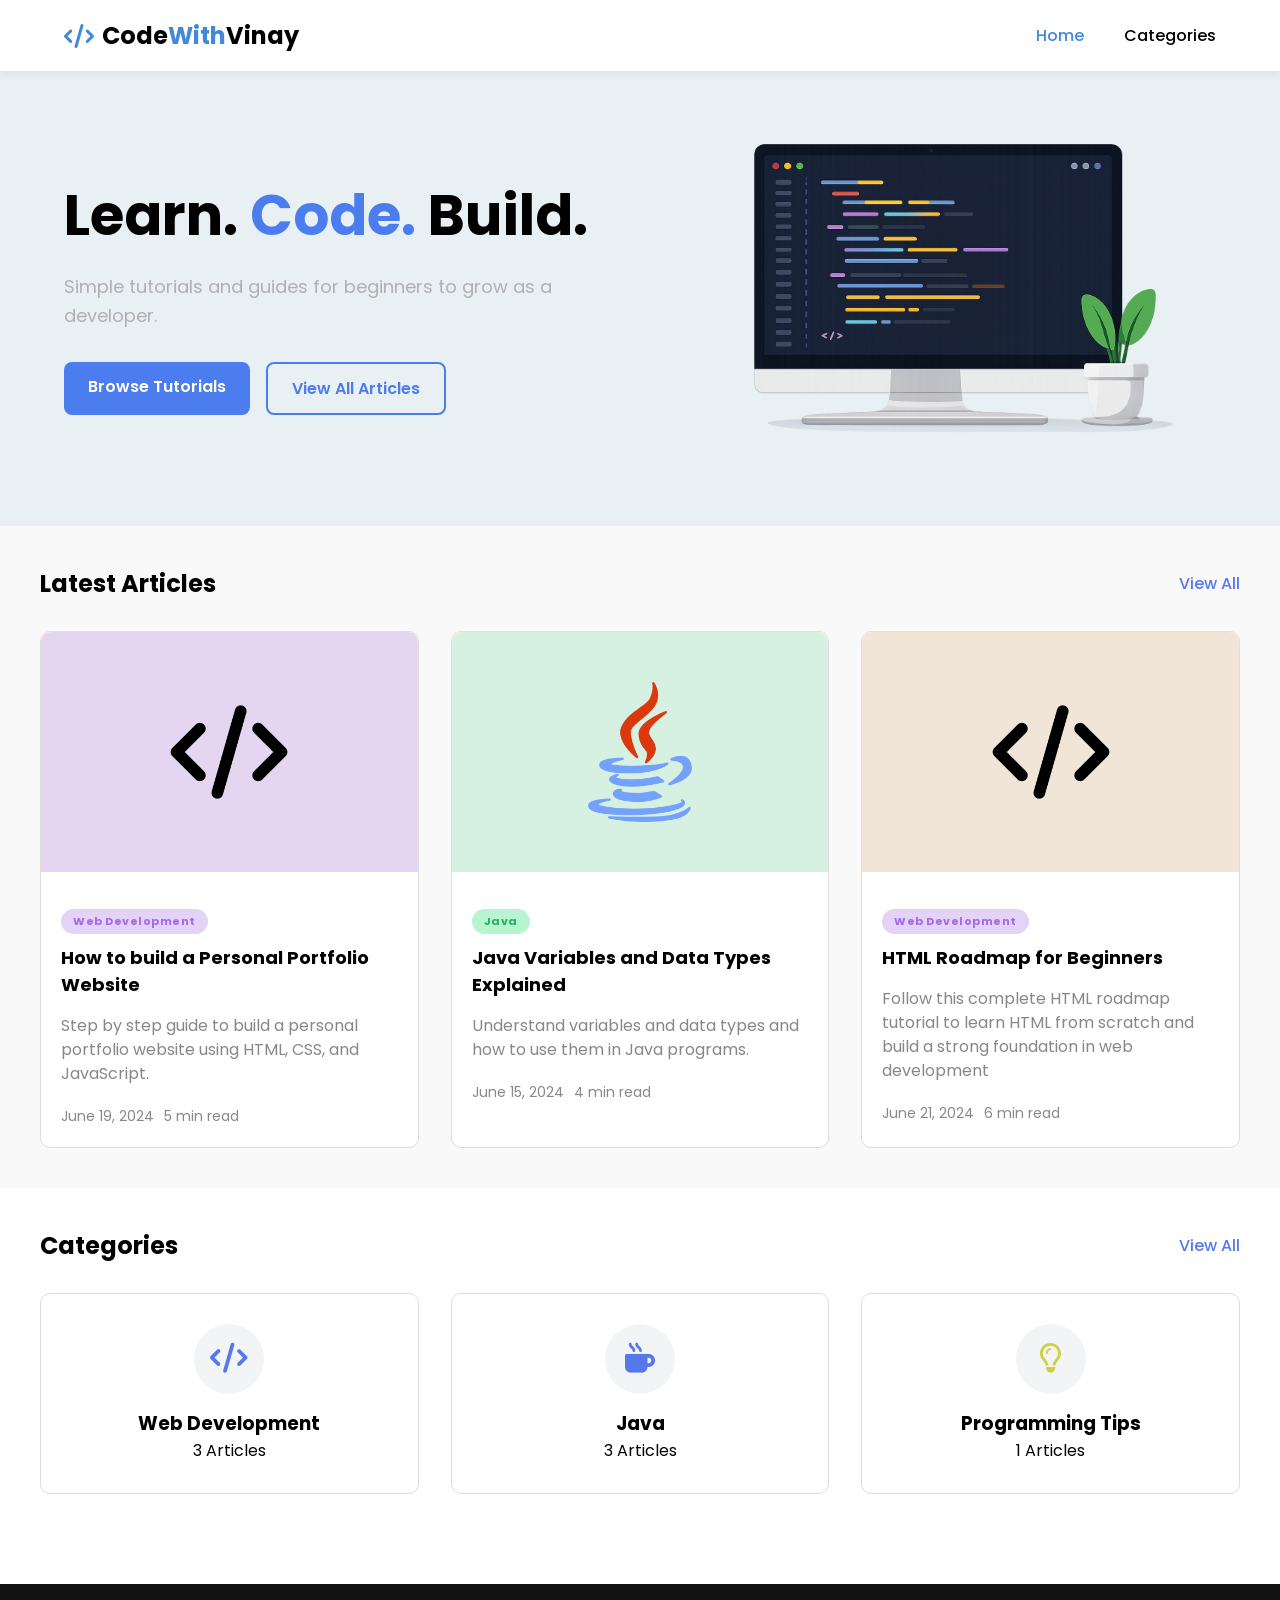
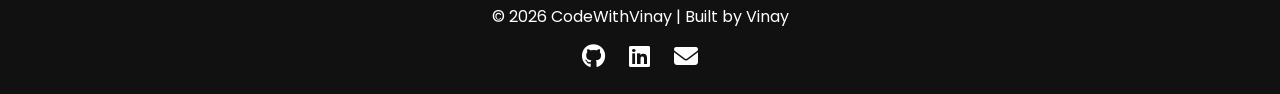
<file: index.html>
<!DOCTYPE html>
<html lang="en">

<head>
    <meta charset="UTF-8">
    <meta name="viewport" content="width=device-width, initial-scale=1.0">

    <!-- Primary SEO -->
    <title>CodeWithVinay | Learn Web Development & Java for Beginners</title>


    <!-- Google tag (gtag.js) -->
<script async src="https://www.googletagmanager.com/gtag/js?id=G-DMEHTE1364"></script>
<script>
  window.dataLayer = window.dataLayer || [];
  function gtag(){dataLayer.push(arguments);}
  gtag('js', new Date());

  gtag('config', 'G-DMEHTE1364');
</script>

    <meta name="description"
        content="Learn Web Development, Java, and Programming Tips with beginner-friendly tutorials, guides, and coding articles on CodeWithVinay.">

    <meta name="keywords"
        content="CodeWithVinay, web development tutorials, HTML tutorials, CSS tutorials, Java tutorials, programming blog, coding for beginners, JavaScript tutorials">

    <meta name="author" content="Vinay Kumar">

    <!-- Search Engine -->
    <meta name="robots" content="index, follow">

    <!-- Open Graph (Facebook, LinkedIn, WhatsApp) -->
    <meta property="og:title"
        content="CodeWithVinay | Learn Web Development & Java for Beginners">

    <meta property="og:description"
        content="Simple coding tutorials and programming guides for beginners. Learn HTML, CSS, JavaScript, Java, and more.">

    <meta property="og:type" content="website">

    <meta property="og:url" content="https://codewithvinay.github.io/">

    <meta property="og:image"
        content="https://codewithvinay.github.io/images/preview-image.png">

    <meta property="og:site_name" content="CodeWithVinay">

    <!-- Twitter Card -->
    <meta name="twitter:card" content="summary_large_image">

    <meta name="twitter:title"
        content="CodeWithVinay | Learn Web Development & Java for Beginners">

    <meta name="twitter:description"
        content="Beginner-friendly tutorials on Web Development, Java, and Programming.">

    <meta name="twitter:image"
        content="https://codewithvinay.github.io/images/preview-image.png">

    <!-- Canonical URL -->
    <link rel="canonical" href="https://codewithvinay.github.io/">

    <!-- Favicon -->
    <link rel="icon" type="image/png" href="favicon.png">

    <link rel="stylesheet" href="home.css">

    <link rel="stylesheet"
        href="https://cdnjs.cloudflare.com/ajax/libs/font-awesome/6.7.2/css/all.min.css">

    <link href="https://fonts.googleapis.com/css2?family=Poppins:wght@300;400;500;600;700&display=swap"
        rel="stylesheet">
</head>

<body>



      <!-- Navigation Bar-->
  <nav class="navbar">

    <!-- Logo -->
    <div class="logo-container">
      <i class="fa-solid fa-code accent-icon"></i>
      <span>Code</span><span class="accent">With</span><span>Vinay</span>
    </div>

    <!-- Navigation Links -->
    <ul class="nav-links">
      <div class="close-menu" id="close-menu">
            ✖
        </div>
      <li><a href="home.html" id="home-link">Home</a></li>
            <li class="dropdown">
                <a href="articles.html">Categories</a>

                <ul class="dropdown-menu">
                    <li><a href="web_category.html">Web Development</a></li>
                    <li><a href="java_category.html">Java</a></li>
                    <li><a href="tips_category.html">Programming Tips</a></li>
                </ul>
            </li>
    </ul>


    <!-- HAMBURGER -->
    <div class="menu-toggle" id="menu-toggle">
        ☰
    </div>
  </nav>

    <!-- Hero Section -->
    <section class="hero-section">

        <!-- Left Area -->
        <div class="hero-content">
            <h1> Learn. <span>Code.</span> Build.</h1>

            <p>Simple tutorials and guides for beginners to grow as a developer.</p>

            <div class="links">
                <a href="#" class="btn-tutorials">Browse Tutorials</a>
                <a href="articles.html" class="btn-articles">View All Articles</a>
            </div>
        </div>

        <!-- Right Area -->
        <div class="hero-image">
            <img src="hero-image.png" alt="Computer">
        </div>
    </section>


    <!-- Articles -->

    <section class="Articles">

        <div class="titles">
            <h2>Latest Articles</h2>
            <a href="articles.html">View All</a>
        </div>

        <div class="articles-card">

            <div class="card-content">
                <div class="card-image  web-i">
                    <img src="html.png">
                </div>
                <div class="card-text">
                    <div class="category web-development">Web Development</div>
                    <a href="personal_portfolio.html">
                        <h3 class="card-title">How to build a Personal Portfolio Website</h3>
                    </a>
                    <p class="card-description">Step by step guide to build a personal portfolio website using HTML,
                        CSS, and JavaScript.</p>
                    <div class="article-info">
                        <span class="author">June 19, 2024</span>
                        <span class="date">5 min read</span>
                    </div>
                </div>
            </div>

            <div class="card-content">
                <div class="card-image java-i">
                    <img src="java.png">
                </div>
                <div class="card-text">
                    <div class="category java">Java</div>
                    <a href="java_variables.html"><h3 class="card-title">Java Variables and Data Types Explained</h3></a>
                    <p class="card-description">Understand variables and data types and how to use them in Java
                        programs.</p>
                    <div class="article-info">
                        <span class="author">June 15, 2024</span>
                        <span class="date">4 min read</span>
                    </div>
                </div>
            </div>

            <div class="card-content">
                <div class="card-image android-i">
                    <img src="html.png">
                </div>
                <div class="card-text">
                    <div class="category web-development">Web Development</div>
                    <a href="html_roadmap.html"><h3 class="card-title">HTML Roadmap for Beginners</h3></a>
                    <p class="card-description">Follow this complete HTML roadmap tutorial to learn HTML from scratch and build a strong foundation in web development</p>
                    <div class="article-info">
                        <span class="author">June 21, 2024</span>
                        <span class="date">6 min read</span>
                    </div>
                </div>
            </div>

        </div>
    </section>

    <!-- Categories -->
    <section class="categories-section">

        <div class="category-titles">
            <h2>Categories</h2>
            <a href="articles.html">View All</a>
        </div>

        <div class="categories-card">
            <div class="category-content">
                <div class="icon"><a href=""><i class="fa-solid fa-code"></i></a></div>
                <div class="category-text">
                    <a href="web_category.html">
                        <h3 class="category-title ">Web Development</h3>
                    </a>
                    <p>3 Articles </p>
                </div>
            </div>

            <div class="category-content">
                <div class="icon java-icon"><a href=""><i class="fa-solid fa-mug-hot"></i></a></div>
                <div class="category-text">
                    <a href="java_category.html">
                        <h3 class="category-title ">Java</h3>
                    </a>
                    <p>3 Articles </p>
                </div>
            </div>

            <!-- <div class="category-content">
                <div class="icon"><a href=""><i class="fa-brands fa-android" id="android"></i></a></div>
                <div class="category-text">
                    <a href="">
                        <h3 class="category-title ">Android</h3>
                    </a>
                    <p>7 Articles </p>
                </div>
            </div> -->

            <div class="category-content">
                <div class="icon"><a href=""><i class="fa-regular fa-lightbulb" id="tip"></i></a></div>
                <div class="category-text">
                    <a href="tips_category.html">
                        <h3 class="category-title ">Programming Tips</h3>
                    </a>
                    <p>1 Articles </p>
                </div>
            </div>

            <!-- <div class="category-content">
                <div class="icon"><a href=""><i class="fa-brands fa-github" id="git"></i></a></div>
                <div class="category-text">
                    <a href="">
                        <h3 class="category-title ">Git & GitHub</h3>
                    </a>
                    <p>6 Articles </p>
                </div>
            </div> -->


        </div>
        </div>
    </section>


    <footer class="footer">
        <p>© 2026 CodeWithVinay | Built by Vinay</p>

        <div class="social-icons">
            <a href="#"><i class="fa-brands fa-github"></i></a>
            <a href="#"><i class="fa-brands fa-linkedin"></i></a>
            <a href="#"><i class="fa-solid fa-envelope"></i></a>
        </div>
    </footer>

    <script src="navScript.js"></script>
</body>

</html>
</file>
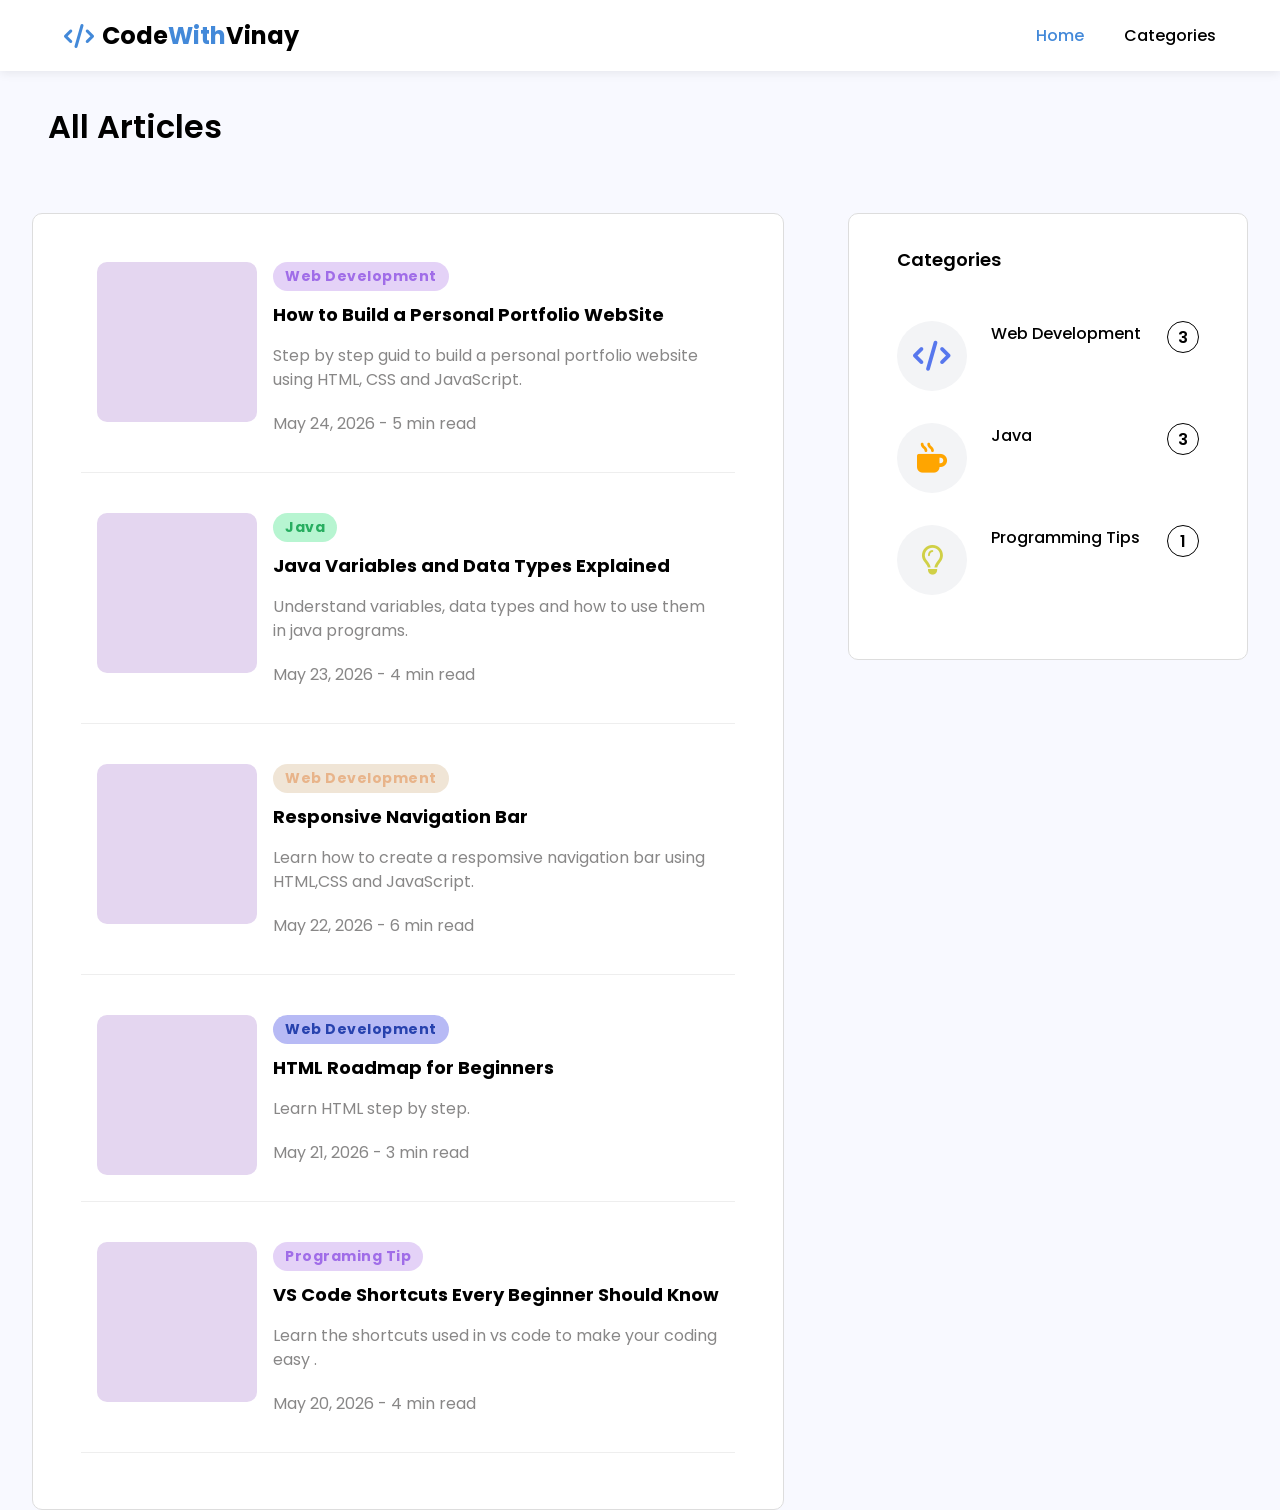
<file: articles.html>
<!DOCTYPE html>
<html lang="en">
<head>
    <meta charset="UTF-8">
    <meta name="viewport" content="width=device-width, initial-scale=1.0">
    <title>All Articles | CodeWithVinay - Programming Tutorials and Guides</title>

    <!-- Google tag (gtag.js) -->
<script async src="https://www.googletagmanager.com/gtag/js?id=G-DMEHTE1364"></script>
<script>
  window.dataLayer = window.dataLayer || [];
  function gtag(){dataLayer.push(arguments);}
  gtag('js', new Date());

  gtag('config', 'G-DMEHTE1364');
</script>

<meta name="description"
    content="Browse all programming tutorials on CodeWithVinay. Learn Web Development, Java, and Programming Tips with beginner-friendly step-by-step guides.">

<meta name="keywords"
    content="programming tutorials, web development tutorials, Java tutorials, HTML tutorials, CSS tutorials, JavaScript tutorials, coding blog, beginner programming">

<meta name="author" content="Vinay Kumar">

<meta name="robots" content="index, follow">

<!-- Open Graph / Social Sharing -->
<meta property="og:title"
    content="All Articles | CodeWithVinay">

<meta property="og:description"
    content="Explore all programming tutorials and coding guides on CodeWithVinay.">

<meta property="og:type" content="website">

<meta property="og:url"
    content="https://yourusername.github.io/articles.html">

<meta property="og:image"
    content="https://yourusername.github.io/images/preview.png">

<!-- Twitter Card -->
<meta name="twitter:card" content="summary_large_image">

<meta name="twitter:title"
    content="All Articles | CodeWithVinay">

<meta name="twitter:description"
    content="Browse beginner-friendly programming tutorials and guides on CodeWithVinay.">

<meta name="twitter:image"
    content="https://yourusername.github.io/images/preview.png">
    <link rel="stylesheet" href="articles.css">
<link rel="stylesheet" href="home.css">

    <link rel="stylesheet" href="https://cdnjs.cloudflare.com/ajax/libs/font-awesome/6.7.2/css/all.min.css">

    <link href="https://fonts.googleapis.com/css2?family=Poppins:wght@300;400;500;600;700&display=swap"
        rel="stylesheet">
</head>
<body>

  <!-- Navigation Bar-->
      <!-- Navigation Bar-->
  <nav class="navbar">

    <!-- Logo -->
    <div class="logo-container">
      <i class="fa-solid fa-code accent-icon"></i>
      <span>Code</span><span class="accent">With</span><span>Vinay</span>
    </div>

    <!-- Navigation Links -->
    <ul class="nav-links">
      <div class="close-menu" id="close-menu">
            ✖
        </div>
      <li><a href="index.html" id="home-link">Home</a></li>
            <li class="dropdown">
                <a href="articles.html">Categories</a>

                <ul class="dropdown-menu">
                    <li><a href="web_category.html">Web Development</a></li>
                    <li><a href="java_category.html">Java</a></li>
                    <li><a href="tips_category.html">Programming Tips</a></li>
                </ul>
            </li>
    </ul>

    <!-- HAMBURGER -->
    <div class="menu-toggle" id="menu-toggle">
        ☰
    </div>
  </nav>

    
    <div class="titles">
        <h1>All Articles</h1>
    </div>

    <section class="card-container">
        
    <!-- Articles card -->
     <div class="articles-container">
        <div class="article-content">
            <div class="article-image"></div>
            <div class="article-information">
                <div class="title web-development">Web Development</div>
                <a href="personal_portfolio.html"><h3>How to Build a Personal Portfolio WebSite</h3></a>
                <p>Step by step guid to build a personal portfolio website using HTML, CSS and JavaScript.</p>
                <p>May 24, 2026 - 5 min read</p>
            </div>

        </div>

            <div class="article-content">
            <div class="article-image"></div>
            <div class="article-information">
                <div class="title java">Java</div>
                <a href="java_variables.html"><h3>Java Variables and Data Types Explained</h3></a>
                <p>Understand variables, data types and how to use them in java programs.</p>
                <p>May 23, 2026 - 4 min read</p>
            </div>

        </div>

            <div class="article-content">
            <div class="article-image"></div>
            <div class="article-information">
                <div class="title android">Web Development</div>
               <a href="responsive_bar.html"> <h3>Responsive Navigation Bar</h3></a>
                <p>Learn how to create a respomsive navigation bar using HTML,CSS and JavaScript.</p>
                <p>May 22, 2026 - 6 min read</p>
            </div>

        </div>

            <div class="article-content">
            <div class="article-image"></div>
            <div class="article-information">
                <div class="title github">Web Development</div>
                <a href="html_roadmap.html"><h3>HTML Roadmap for Beginners</h3></a>
                <p>Learn HTML step by step.</p>
                <p>May 21, 2026 - 3 min read</p>
            </div>

        </div>

            <div class="article-content">
            <div class="article-image"></div>
            <div class="article-information">
                <div class="title web-development">Programing Tip</div>
               <a href="vscode_shortcuts.html"> <h3>VS Code Shortcuts Every Beginner Should Know</h3></a>
                <p>Learn the shortcuts used in vs code to make your coding easy .</p>
                <p>May 20, 2026 - 4 min read</p>
            </div>

        </div>

     </div>

     
     <!-- Category section -->

     <div class="categories">
        <h3>Categories</h3>
        <div class="category-container">
            <div class="icon"><i class="fa-solid fa-code" id="web"></i></div>
            <div class="category-title"><a href="web_category.html">Web Development</a></div>
            <div class="articles-published">3</div>
        </div>

           <div class="category-container">
            <div class="icon"><i class="fa-solid fa-mug-hot" id="java"></i></div>
            <div class="category-title"><a href="java_category.html">Java</a></div>
            <div class="articles-published">3</div>
        </div>

           <div class="category-container">
            <div class="icon"><i class="fa-regular fa-lightbulb" id="tip"></i></div>
            <div class="category-title"><a href="tips_category.html">Programming Tips</a></div>
            <div class="articles-published">1</div>
        </div>
     </div>
    </section>

    <script src="navScript.js"></script>
</body>
</html>
</file>
<file: home.css>
*{
    margin: 0;
    padding: 0;
    box-sizing: border-box;
     font-family: 'Poppins', sans-serif;
}

.navbar{
   position: sticky;
    top: 0;
    z-index: 1000;
    display: flex;
    align-items: center;
    justify-content: space-between;
    padding: 18px 64px;
     box-shadow: 0 2px 10px rgba(0,0,0,0.08);
     background-color: white;
}

.nav-links{
    display: flex;
    gap: 40px;
    list-style: none;
}

.nav-links li{
   display: flex;
   align-items: center;
}

.nav-links li a{
    text-decoration: none;
    color: #000;
    font-weight: 500;
    transition: color 0.3s ease;
}

.nav-links li a:hover{
  color: #4389d9 ;
}

.logo-container{
    display: flex;
    align-items: center;
   font-weight: bold;
    font-size: 24px;
}


.accent-icon{
    color: #4389d9;
    font-weight: bold;
    margin-right: 8px;
}

.accent{
    color: #4389d9;
}

#home-link{
    color: #4389d9;
}

.search-icon {
    font-size: 18px;
    cursor: pointer;
}


.dropdown{
    position: relative;
}

.dropdown-menu{
    position: absolute;
    top: 100%;
    left: 0;

    background: white;
    min-width: 200px;

    list-style: none;
    padding: 10px 0;

    border-radius: 10px;
    box-shadow: 0 10px 25px rgba(0,0,0,0.1);

    display: none;
}

.dropdown-menu li{
    padding: 10px 20px;
}

.dropdown-menu li a{
    color: black;
    text-decoration: none;
    display: block;
}

.dropdown-menu li:hover{
    background-color: #f3f4f6;
}

.dropdown:hover .dropdown-menu{
    display: block;
}

/* Hero Section */

.hero-section{
    display: flex;
    justify-content: center;
    align-items: center;
    padding: 32px 64px;
    background-color: #e9f0f4;
}

.hero-content{
    flex: 1;

}

.hero-content h1{
    font-size: 56px;
    color: #000;
    margin-bottom: 24px;
    line-height: 1.2;
}

.hero-content h1 span{
    color: #4c7def;
}

.hero-content p{
       font-size: 18px;
  font-weight: 400;
  margin-bottom: 32px;
  color: #b0b0b0;
  line-height: 1.6;
  max-width: 520px;
}

.hero-image{
    flex: 1;
}


.hero-image img{
    width: 100%;
    max-width: 650px;
    height: auto;
}

.links{
    display: flex;
    gap: 16px;
}

.links a{
    text-decoration: none;
    font-weight: 550;
}

.btn-tutorials{
    padding: 12px 24px;
    background-color: #4c7def;
    color: #FFFFFF;
    border: none;
    border-radius: 8px;
    cursor: pointer;
    font-size: 16px;
    transition: all 0.3s ease;
}

.btn-tutorials:hover{
   background-color: transparent;
    color: #4c7def;
    border: 2px solid #4c7def;
}

.btn-articles{
    padding: 12px 24px;
    background-color: transparent;
    color: #4c7def;
    border: 2px solid #4c7def;
    border-radius: 8px;
    cursor: pointer;
    font-size: 16px;
    transition: all 0.3s ease;
}

.btn-articles:hover{
    background-color: #4c7def;
    color: #fff;
}


/* Article*/


.Articles {
  padding: 40px;
  background: #f9f9f9;
}

.titles {
  display: flex;
  flex-direction: row;
  align-items: center;
  margin-bottom: 30px;
  justify-content: space-between;
  font-weight: bold;
}

.titles a {
  color: rgb(87, 119, 237);
  text-decoration: none;
  font-weight: 500;
}

.articles-card {
  display: flex;
  justify-content: center;
  gap: 32px;
}

.card-content {
  flex: 1;
  background: white;
  border-radius: 10px;
  border: 1px solid #ddd;
   max-width: 400px;
   cursor: pointer;
    transition: all 0.25s ease;
}

.card-content:hover {
  transform: translateY(-5px);
  box-shadow: 0 10px 25px rgba(0,0,0,0.08);
}

.card-content .category {
  
  padding: 4px 12px;
  border-radius: 20px;
  font-size: 11px;
  display: inline-block;
  margin-bottom: 10px;
  font-weight: bold;
  letter-spacing: 0.5px;
}


.web-development {
  color: #a06de8;
  background-color: #e4d2f7;
}

.java {
  background-color: #b7f5d1;
  color: #27ae60;
}

.android {
  background-color: #f0e5d6;
  color: #e8b48a;
}
.card-title {
  font-size: 18px;
  margin-bottom: 16px;
  font-weight: bold;
}


.card-text a{
  text-decoration: none;
  color: #000;
}
.card-description {
  font-size: 16px;
  color: #888787;
  margin-bottom: 20px;
  font-weight: 400;
  line-height: 24px;
}

.article-info {
  display: flex;
  gap: 10px;
  font-size: 14px;
  color: #888;
  margin-top: auto;
}


.card-image {
  height: 240px;
  border-top-left-radius: 10px;
border-top-right-radius: 10px;
  
  margin-bottom: 15px;
    background-color: #e4d6f0;
  display: flex;
  justify-content: center;
  align-items: center;
  object-fit: contain;
 
}

.java-i{
   background-color: #d6f0e1;
}

.android-i{
  background-color: #f0e5d6;
}
.card-image img {
  width: 140px;
  height:auto;
  object-fit: cover;
  display: block;
}

.card-text {
  padding: 20px;
}


/* Categories*/

.categories-section{
    padding: 40px;
}

.category-titles{
      display: flex;
  flex-direction: row;
  align-items: center;
  margin-bottom: 30px;
  justify-content: space-between;
  font-weight: bold;
}

.category-titles a {
  color: rgb(87, 119, 237);
  text-decoration: none;
  font-weight: 500;
}


.categories-card{
      display: flex;
  justify-content: center;
  gap: 32px;
}
.category-content{
    display: flex;
    flex-direction: column;
    align-items: center;
    text-align: center;
    gap: 15px;

    flex: 1;
    background: white;
    border-radius: 10px;
    border: 1px solid #ddd;
    max-width: 400px;
    cursor: pointer;
    transition: all 0.25s ease;
    padding: 30px 20px;
}

.category-content:hover{
   transform: translateY(-5px);
  box-shadow: 0 10px 25px rgba(0,0,0,0.08);
}
.icon {
    width: 70px;
    height: 70px;
    border-radius: 50%;
    background: #f3f4f6;

    display: flex;
    justify-content: center;
    align-items: center;
}

.icon i {
    font-size: 30px;
    color: #5777ed;
}

#git{
  color: black;
}

#tip{
  color: rgb(208, 208, 70);
}

#android{
  color: rgb(2, 163, 2);
}

#java{
  color: orange;
}

.footer {
    background-color: #111;
    color: white;
    padding: 20px;
    text-align: center;
    margin-top: 50px;
}

.social-icons {
    margin-top: 10px;
}



.social-icons a {
    color: #fff;          /* icon color */
    font-size: 24px;
    margin: 0 10px;
    text-decoration: none;
    transition: 0.3s;
}

.social-icons a:hover {
    color: #3b82f6; /* hover color */
    transform: scale(1.2);
}

.category-text a{
  color: #000;
  text-decoration: none;
}

































/* ===================================
   TABLETS
=================================== */
@media (max-width: 992px) {

    .navbar {
        padding: 18px 32px;
    }

    .hero-section {
        flex-direction: column;
        text-align: center;
        padding: 40px 32px;
        gap: 40px;
    }

    .hero-content p {
        max-width: 100%;
    }

    .hero-image img {
        max-width: 500px;
    }

    .articles-card,
    .categories-card {
        flex-wrap: wrap;
        justify-content: center;
    }

    .card-content,
    .category-content {
        max-width: 100%;
    }

      .dropdown-menu {
        display: none !important;
    }
}


/* ===================================
   MOBILE
=================================== */
@media (max-width: 768px) {

    .navbar {
        padding: 16px 20px;
        flex-wrap: wrap;
        gap: 15px;
    }

    .hero-section {
        flex-direction: column;
        text-align: center;
        padding: 32px 20px;
        gap: 30px;
    }

    .hero-content h1 {
        font-size: 40px;
    }

    .hero-content p {
        font-size: 16px;
        max-width: 100%;
    }

    .hero-image img {
        max-width: 350px;
    }

    .links {
        justify-content: center;
        flex-wrap: wrap;
    }

    .Articles,
    .categories-section {
        padding: 20px;
    }

    .titles,
    .category-titles {
        flex-direction: column;
        gap: 10px;
        text-align: center;
    }

    .articles-card,
    .categories-card {
        flex-direction: column;
        align-items: center;
    }

    .card-content,
    .category-content {
        width: 100%;
        max-width: 500px;
    }

    .card-image {
        height: 200px;
    }

    .card-image img {
        width: 120px;
    }

    .nav-links {
        z-index: 1001;
    }

      .dropdown-menu {
        display: none !important;
    }
}


/* ===================================
   SMALL PHONES
=================================== */
@media (max-width: 480px) {

    .navbar {
        padding: 14px 16px;
    }

    .logo-container {
        font-size: 20px;
    }

    .hero-section {
        padding: 24px 16px;
    }

    .hero-content h1 {
        font-size: 32px;
    }

    .hero-content p {
        font-size: 15px;
    }

    .hero-image img {
        max-width: 280px;
    }

    .links {
        flex-direction: column;
        width: 100%;
    }

    .btn-tutorials,
    .btn-articles {
        width: 100%;
        text-align: center;
    }

    .Articles,
    .categories-section {
        padding: 16px;
    }

    .card-text {
        padding: 16px;
    }

    .card-title {
        font-size: 17px;
    }

    .card-description {
        font-size: 14px;
    }

    .icon {
        width: 60px;
        height: 60px;
    }

    .icon i {
        font-size: 26px;
    }

    .footer {
        padding: 16px;
    }

      .dropdown-menu {
        display: none !important;
    }
}


/* ===================================
   MOBILE NAVIGATION
=================================== */

.menu-toggle,
.close-menu {
    display: none;
}

@media (max-width: 768px) {

    .menu-toggle {
        display: block;
        font-size: 30px;
        cursor: pointer;
    }

    .search-icon {
        display: none;
    }

    .nav-links {
        position: fixed;
        top: 0;
        right: -250px;
        width: 250px;
        height: 100vh;
        background: white;

        display: flex;
        flex-direction: column;
        align-items: flex-end;
        justify-content: flex-start;

        gap: 30px;
        padding: 30px;

        transition: right 0.3s ease;
        box-shadow: -2px 0 10px rgba(0,0,0,0.1);
    }

    .nav-links.active {
        right: 0;
    }

    .close-menu {
        display: block;
        font-size: 30px;
        cursor: pointer;
        margin-bottom: 30px;
    }

    /* Fix dropdown inside mobile menu */

    .dropdown-menu {
        position: static;
        box-shadow: none;
        display: none;
        width: 100%;
    }

    .dropdown.active .dropdown-menu {
        display: block;
    }
}
</file>
<file: articles.css>
*{
    margin: 0;
    padding: 0;
    box-sizing: border-box;
    font-family: "Poppins", sans-serif;
}

body{
    background-color: #f8f9ff ;
}



.navbar{
   position: sticky;
    top: 0;
    z-index: 1000;
    display: flex;
    align-items: center;
    justify-content: space-between;
    padding: 18px 64px;
     box-shadow: 0 2px 10px rgba(0,0,0,0.08);
     background-color: white;
}

.nav-links{
    display: flex;
    gap: 40px;
   
    list-style: none;
}

.nav-links li{
   display: flex;
   align-items: center;
}

.nav-links li a{
    text-decoration: none;
    color: #000;
    font-weight: 500;
    transition: color 0.3s ease;
}

.nav-links li a:hover{
  color: #4389d9 ;
}

.logo-container{
    display: flex;
    align-items: center;
   font-weight: bold;
    font-size: 24px;
}


.accent-icon{
    color: #4389d9;
    font-weight: bold;
    margin-right: 8px;
}

.accent{
    color: #4389d9;
}

#home-link{
    color: #4389d9;
}

.search-icon {
    font-size: 18px;
    cursor: pointer;
}







.titles{
    padding: 32px 48px;
}

.titles h1{
  font-size: 32px;
  font-weight: 600;
}

.titles h3{
  color: #888787;
  font-size: 16px;
  font-weight: 600;
}


.card-container{
  display: flex;
  justify-content: space-between;
   align-items: flex-start;
}
.articles-container{
    display: flex;
  background: white;
  border-radius: 10px;
  border: 1px solid #ddd;
   flex-direction: column;

  transition: all 0.25s ease;
  padding: 32px 48px;
 flex: 1;
  margin-left: 32px;
  margin-right: 64px;
}


.articles-container .title{
    padding: 4px 12px;
  border-radius: 20px;
  font-size: 14px;
  display: inline-block;
  margin-bottom: 10px;
  font-weight: bold;
  letter-spacing: 0.5px;
}

.web-development {
  color: #a06de8;
  background-color: #e4d2f7;
}

.java {
  background-color: #b7f5d1;
  color: #27ae60;
}

.android {
  background-color: #f0e5d6;
  color: #e8b48a;
}

.github{

   background-color: #b7baf5;
  color: #2742ae;

}

.article-information h3 {
  font-size: 18px;
  margin-bottom: 16px;
  font-weight: 700;
}

.article-information p{
    font-size: 16px;
  color: #888787;
  margin-bottom: 20px;
  font-weight: 400;
  line-height: 24px;
}


.article-information a{
    text-decoration: none;
    color: #000;
}


.article-content{
  display: flex;
  flex-direction: row;
  gap: 16px;
  align-items: flex-start;
  margin-bottom: 24px;
   padding: 16px;
  border-bottom: 1px solid #eee;
   cursor: pointer;
}

.article-content:hover{
     background: #f1f4ff;
    border-radius: 10px;
}

/* LEFT IMAGE */
.article-image {
  width: 160px;      /* 👈 important */
  height: 160px;     /* adjust as you like */
  flex-shrink: 0;
  display: flex;
  justify-content: center;
  align-items: center;
  object-fit: contain;
  border-radius: 10px;
  background-color: #e4d6f0;
}

/* RIGHT TEXT */
.article-information {
  flex: 1;  /* takes remaining space */
}

.categories{
  margin-right: 32px;
   width: 400px;
  

  background: white;
  border-radius: 10px;
  border: 1px solid #ddd;
   cursor: pointer;
  transition: all 0.25s ease;
  padding: 32px 48px;
}

.category-container{
    padding-bottom:16px;
    margin-bottom:16px;
}

.categories h3{
  font-size: 18px;
  font-weight: 600;
  margin-bottom: 48px;
}

.category-container{
  display: flex;
  gap: 24px;
  

}

.category-title a{
  text-decoration: none;
   color: black;
}
.category-title{
  flex: 1;
  font-size: 16px;
  font-weight: 500;
  margin-bottom: 24px;
}



.articles-published{
    width: 32px;
    height: 32px;
    border: 1px solid black;
    border-radius: 50%;

    display: flex;
    justify-content: center;
    align-items: center;

    font-weight: 600;
    margin-left: auto; /* pushes it to the right */
}

.icon i {
    font-size: 24px;
    color: #5777ed;
}

#git{
  color: black;
}

#tip{
  color: rgb(208, 208, 70);
}

#android{
  color: rgb(2, 163, 2);
}

#java{
  color: orange;
}

































/* ===================================
   TABLETS
=================================== */
@media (max-width: 992px) {

    .navbar {
        padding: 18px 32px;
    }

    .titles {
        padding: 24px 32px;
    }

    .card-container {
        flex-direction: column;
    }

    .articles-container {
        margin: 0 32px;
        width: auto;
    }

    .categories {
        width: auto;
        margin: 30px 32px 0;
    }

      .dropdown-menu {
        display: none !important;
    }
}


/* ===================================
   MOBILE
=================================== */
@media (max-width: 768px) {

    .navbar {
        padding: 16px 20px;
        flex-wrap: wrap;
        gap: 15px;
    }

    .titles {
        padding: 20px;
        text-align: center;
    }

    .titles h1 {
        font-size: 28px;
    }

    .titles h3 {
        font-size: 15px;
    }

    .articles-container {
        margin: 0 20px;
        padding: 24px;
    }

    .categories {
        margin: 30px 20px 0;
        padding: 24px;
        width: auto;
    }

    .article-content {
        flex-direction: column;
        align-items: center;
        text-align: center;
    }

    .article-image {
        width: 120px;
        height: 120px;
    }

    .article-information h3 {
        font-size: 18px;
    }

    .article-information p {
        font-size: 15px;
    }

    .category-container {
        gap: 16px;
    }

    .nav-links {
        z-index: 1001;
    }

      .dropdown-menu {
        display: none !important;
    }
}


/* ===================================
   SMALL PHONES
=================================== */
@media (max-width: 480px) {

    .navbar {
        padding: 14px 16px;
    }

    .logo-container {
        font-size: 20px;
    }

    .titles {
        padding: 16px;
    }

    .titles h1 {
        font-size: 24px;
    }

    .titles h3 {
        font-size: 14px;
    }

    .articles-container {
        margin: 0 10px;
        padding: 20px;
    }

    .categories {
        margin: 20px 10px 0;
        padding: 20px;
    }

    .article-image {
        width: 100px;
        height: 100px;
    }

    .article-information h3 {
        font-size: 17px;
    }

    .article-information p {
        font-size: 14px;
    }

    .category-title {
        font-size: 14px;
    }

    .articles-published {
        width: 28px;
        height: 28px;
        font-size: 14px;
    }
      .dropdown-menu {
        display: none !important;
    }
}


/* ===================================
   MOBILE NAVIGATION
=================================== */

.menu-toggle,
.close-menu {
    display: none;
}

@media (max-width: 768px) {

    .menu-toggle {
        display: block;
        font-size: 30px;
        cursor: pointer;
    }

    .search-icon {
        display: none;
    }

    .nav-links {
        position: fixed;
        top: 0;
        right: -250px;
        width: 250px;
        height: 100vh;
        background: white;

        display: flex;
        flex-direction: column;
        align-items: flex-end;
        justify-content: flex-start;

        gap: 30px;
        padding: 30px;

        transition: right 0.3s ease;
        box-shadow: -2px 0 10px rgba(0,0,0,0.1);
    }

    .nav-links.active {
        right: 0;
    }

    .close-menu {
        display: block;
        font-size: 30px;
        cursor: pointer;
        margin-bottom: 30px;
    }
}
</file>
